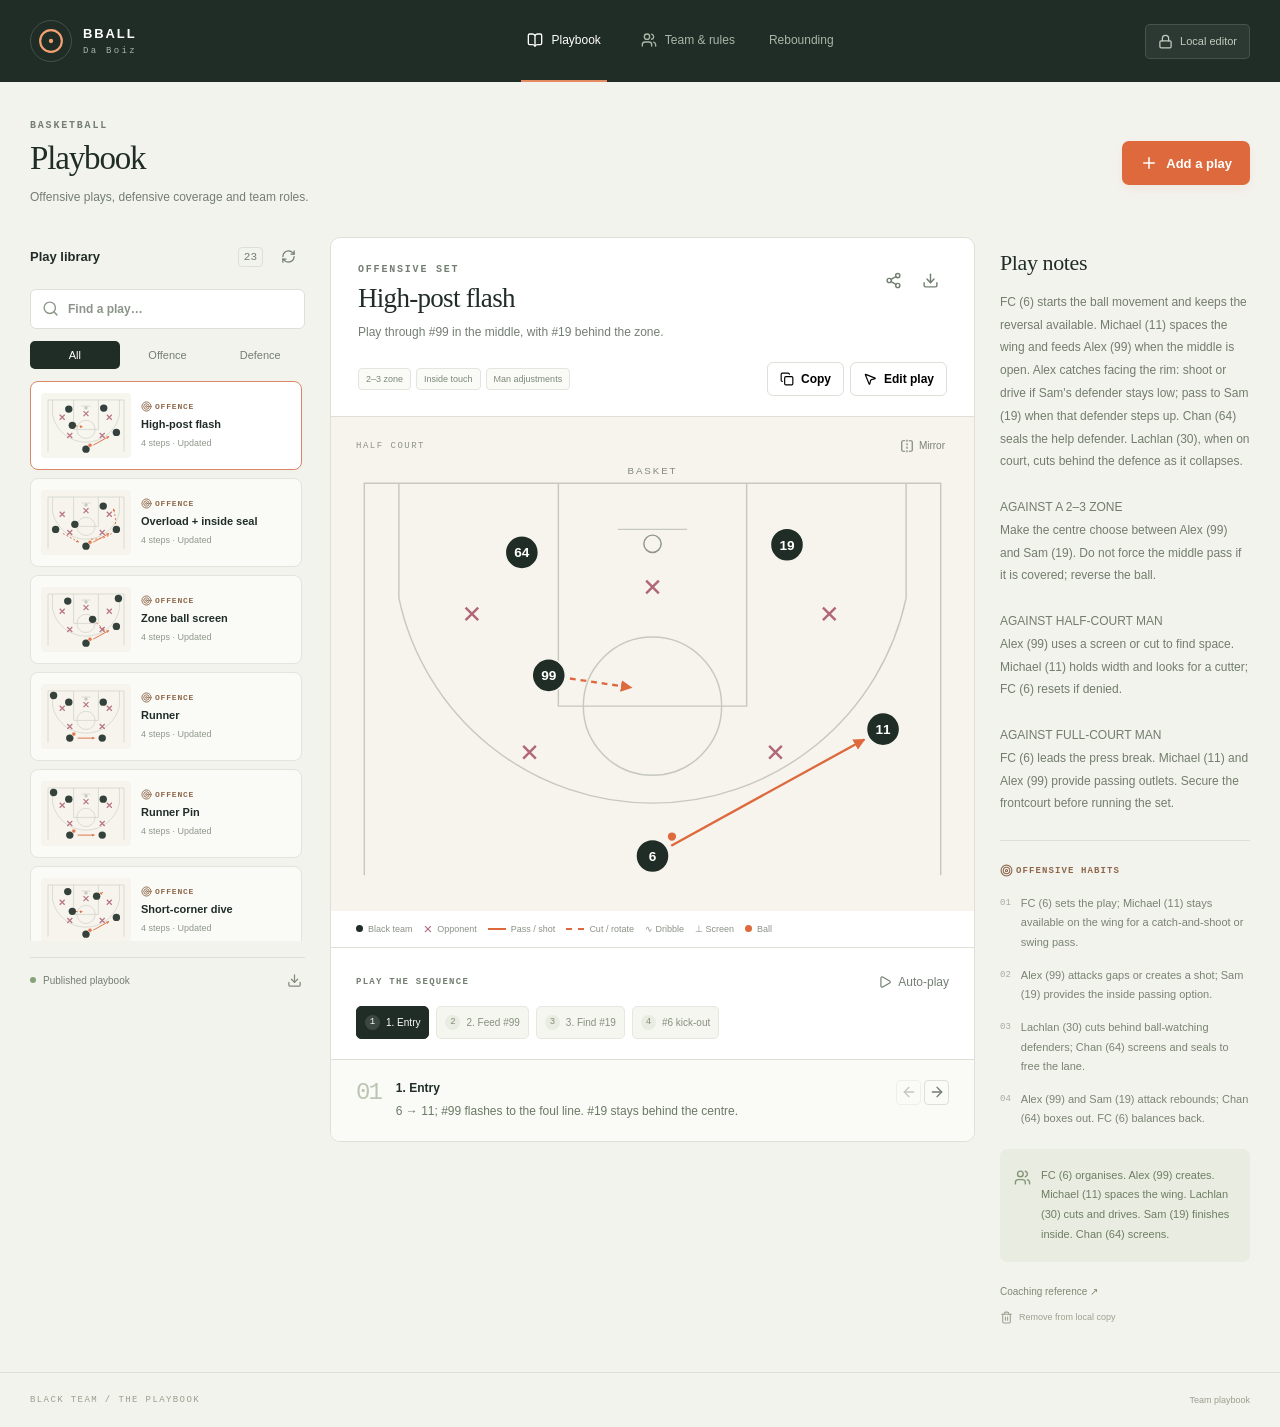
<file: index.html>
<!doctype html>
<html lang="en"><head><meta charset="UTF-8"><meta name="viewport" content="width=device-width, initial-scale=1"><title>Black Team — The Playbook</title><meta name="description" content="Our basketball playbook. Offensive sets, defensive rotations and coaching notes."><link rel="icon" href="./favicon.svg">  <script type="module" crossorigin src="./assets/index-G3QQeKkn.js"></script>
  <link rel="stylesheet" crossorigin href="./assets/index-Daj1paaz.css">
</head><body><div id="root"><p style="padding:32px;font-family:Arial,sans-serif">Loading the team playbook…</p></div></body></html>
</file>
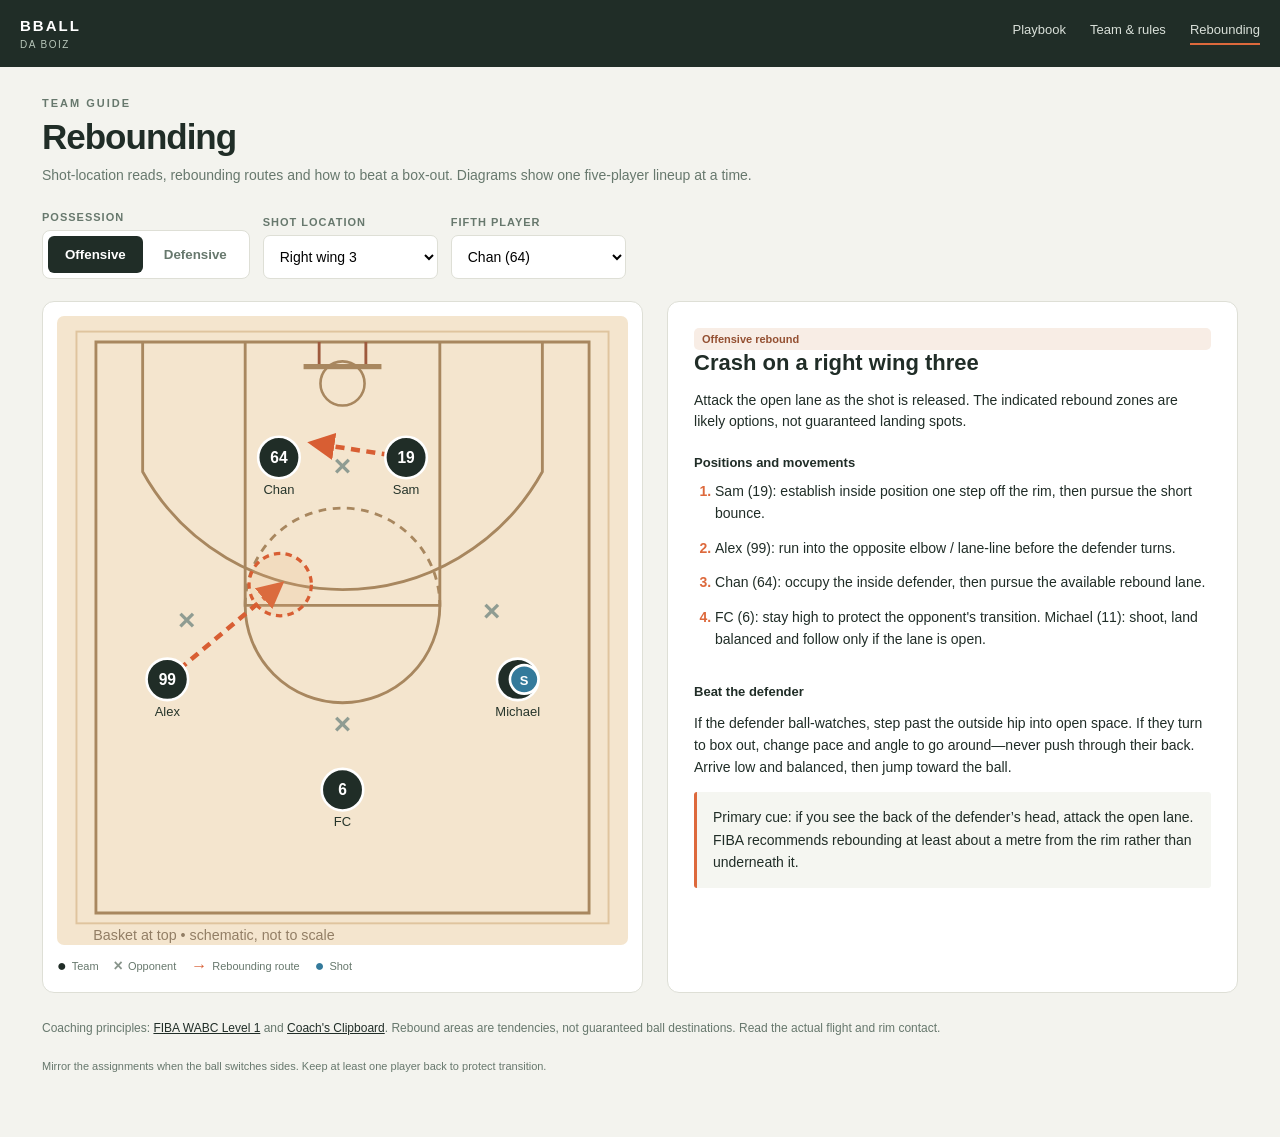
<file: rebounding.html>
<!doctype html>
<html lang="en"><head><meta charset="utf-8"><meta name="viewport" content="width=device-width,initial-scale=1"><title>Rebounding — BBALL</title><link rel="icon" href="./favicon.svg">
<style>
:root{--ink:#202d27;--muted:#67786d;--bg:#f3f3ee;--accent:#dd693c;--line:#dedfd6}*{box-sizing:border-box}body{margin:0;background:var(--bg);font:14px Arial,Helvetica,sans-serif;color:var(--ink)}header{background:var(--ink);color:#fff;display:flex;align-items:center;justify-content:space-between;padding:17px max(20px,calc((100vw - 1260px)/2));gap:16px;flex-wrap:wrap}header strong{font-size:15px;letter-spacing:2px}header small{display:block;color:#b6c5b9;letter-spacing:1.5px;margin-top:5px;font-size:10px}header nav{display:flex;gap:24px}header a{color:#d9e0d9;text-decoration:none;font-size:13px}header a.current{border-bottom:2px solid var(--accent);padding-bottom:6px}main{max-width:1240px;margin:auto;padding:30px 22px 65px}.eyebrow{font-size:11px;font-weight:700;color:var(--muted);letter-spacing:2px;text-transform:uppercase}h1{font-size:35px;letter-spacing:-1px;margin:8px 0;font-weight:700}p{line-height:1.55} .subtitle{color:var(--muted);margin:0 0 24px}.controls{display:flex;gap:13px;flex-wrap:wrap;align-items:end;margin-bottom:22px}.control{display:grid;gap:7px}.control label{font-size:11px;color:var(--muted);font-weight:700;text-transform:uppercase;letter-spacing:1px}.tabs{background:white;padding:5px;border:1px solid var(--line);border-radius:8px;display:flex;gap:4px}.tabs button{padding:11px 17px;border:0;border-radius:6px;background:none;cursor:pointer;font-weight:700;color:var(--muted)}.tabs button.active{background:var(--ink);color:white}select{padding:12px 32px 12px 12px;border:1px solid var(--line);background:white;border-radius:7px;font:inherit;min-width:175px}.layout{display:grid;grid-template-columns:minmax(320px,1fr) minmax(300px,.95fr);gap:24px}.panel{border:1px solid var(--line);background:white;border-radius:12px;overflow:hidden}.court-panel{padding:14px;}.court-panel svg{width:100%;height:auto;display:block;border-radius:7px}.legend{display:flex;gap:15px;flex-wrap:wrap;font-size:11px;color:var(--muted);padding:12px 0 3px}.legend span{display:flex;align-items:center;gap:5px}.legend b{font-size:16px}.notes{padding:26px}.notes h2{font-size:22px;margin:0 0 14px}.notes h3{font-size:13px;margin:22px 0 10px}.notes ol{padding-left:21px;margin:0}.notes li{padding:0 0 12px;line-height:1.6}.notes li::marker{font-weight:700;color:var(--accent)}.tip{background:#f5f6f1;border-left:3px solid var(--accent);border-radius:3px;padding:14px 16px;line-height:1.6;margin-top:14px}.sources{margin-top:25px;color:var(--muted);font-size:12px;line-height:1.7}.sources a{color:var(--ink)}.pill{background:#f8ede5;color:#945032;border-radius:5px;padding:5px 8px;font-weight:700;font-size:11px}footer{color:var(--muted);font-size:11px;margin-top:22px}@media(max-width:760px){.layout{grid-template-columns:1fr}header{padding:16px 22px}h1{font-size:28px}main{padding:22px 14px}.notes{padding:19px}select{width:100%}.control{flex:1 1 170px}}
</style></head><body>
<header><div><strong>BBALL</strong><small>DA BOIZ</small></div><nav><a href="./">Playbook</a><a href="./">Team &amp; rules</a><a class="current" href="./rebounding.html">Rebounding</a></nav></header>
<main><div class="eyebrow">Team guide</div><h1>Rebounding</h1><p class="subtitle">Shot-location reads, rebounding routes and how to beat a box-out. Diagrams show one five-player lineup at a time.</p>
<div class="controls"><div class="control"><label>Possession</label><div class="tabs" id="mode"><button class="active" data-mode="offence">Offensive</button><button data-mode="defence">Defensive</button></div></div><div class="control"><label>Shot location</label><select id="spot"><option value="rw">Right wing 3</option><option value="rc">Right corner 3</option><option value="lw">Left wing 3</option><option value="lc">Left corner 3</option><option value="top">Top-of-key 3</option><option value="paint">Paint / short shot</option></select></div><div class="control"><label>Fifth player</label><select id="lineup"><option value="64">Chan (64)</option><option value="30">Lachlan (30)</option></select></div></div>
<div class="layout"><section class="panel court-panel"><svg xmlns="http://www.w3.org/2000/svg" id="court" viewBox="0 0 440 485" role="img" aria-label="Basketball half-court with shot position and player movement arrows"></svg><div class="legend"><span><b style="color:#202d27">●</b> Team</span><span><b style="color:#88948b">×</b> Opponent</span><span><b style="color:#d85e33">→</b> Rebounding route</span><span><b style="color:#347a9b">●</b> Shot</span></div></section><section class="panel notes" aria-live="polite"><div class="pill" id="read-label">Offensive rebound</div><h2 id="title"></h2><p id="intro"></p><h3>Positions and movements</h3><ol id="steps"></ol><h3>Beat the defender</h3><p id="technique"></p><div class="tip" id="rule"></div></section></div>
<p class="sources">Coaching principles: <a href="https://assets.fiba.basketball/image/upload/documents-corporate-wabc-coaching-level-manuals-level-1-eng.pdf" target="_blank" rel="noopener">FIBA WABC Level 1</a> and <a href="https://www.coachesclipboard.net/offensive-rebounding-and-transtion-defense.html" target="_blank" rel="noopener">Coach's Clipboard</a>. Rebound areas are tendencies, not guaranteed ball destinations. Read the actual flight and rim contact.</p><footer>Mirror the assignments when the ball switches sides. Keep at least one player back to protect transition.</footer></main>
<script>
const N={"6":"FC","11":"Michael","99":"Alex","19":"Sam","64":"Chan","30":"Lachlan"};
const spots={rw:{name:"Right wing three",shot:[360,280],opposite:"left",long:true},rc:{name:"Right corner three",shot:[395,105],opposite:"left",long:true},lw:{name:"Left wing three",shot:[80,280],opposite:"right",long:true},lc:{name:"Left corner three",shot:[45,105],opposite:"right",long:true},top:{name:"Top-of-key three",shot:[220,382],opposite:"middle",long:true},paint:{name:"Paint finish or floater",shot:[258,135],opposite:"middle",long:false}};
let mode="offence",spot="rw",lineup="64";
const coords={top:[220,365],leftWing:[85,280],rightWing:[355,280],leftCorner:[45,93],rightCorner:[395,93],leftBlock:[171,109],rightBlock:[269,109],leftElbow:[172,207],rightElbow:[268,207],rimLeft:[197,98],rimRight:[243,98],middle:[220,170],ft:[220,240],highLeft:[158,262],highRight:[282,262],sideLeft:[149,160],sideRight:[291,160]};
const v=k=>coords[k];
function scenario(){const a=spots[spot],right=spot==="rw"||spot==="rc",left=spot==="lw"||spot==="lc";const side=right?"left":left?"right":"left";const oppElbow=side==="left"?"leftElbow":"rightElbow",oppBlock=side==="left"?"leftBlock":"rightBlock";let start={"6":"top","11":right?"rightWing":left?"leftWing":"leftWing","99":right?"leftWing":left?"rightWing":"rightWing","19":right?"rightBlock":left?"leftBlock":"leftBlock",[lineup]:right?"leftBlock":left?"rightBlock":"rightBlock"};if(spot==="rc")start["11"]="rightCorner";if(spot==="lc")start["11"]="leftCorner";if(spot==="top")start["11"]="top",start["6"]="leftWing",start["99"]="rightWing";if(spot==="paint")start["99"]="rightElbow",start["11"]="rightWing";
let shooter=(spot==="top"?"11":spot==="paint"?"99":"11");
let target={"19":right?"rimLeft":left?"rimRight":"rimLeft","99":oppElbow,"6":"top","11":"ft",[lineup]:oppBlock};
if(spot==="top"){target["99"]="highRight";target[lineup]="sideLeft";target["19"]="middle";target["6"]="leftWing";}
if(spot==="paint"){target["19"]="rimLeft";target[lineup]="rimRight";target["11"]="rightWing";target["6"]="top";}
if(shooter==="11")target["11"]=start["11"];if(shooter==="99")target["99"]=start["99"];
const alt=lineup==="30"?"Lachlan (30)":"Chan (64)";
const notes=mode==="offence"?[
"Sam (19): establish inside position one step off the rim, then pursue the short bounce.",
"Alex (99): "+(shooter==="99"?"as shooter, recover for a quick follow-up if balanced.":"run into the "+(a.long?(spot==="top"?"free-throw line / slot":"opposite elbow / lane-line"):"open short lane")+" before the defender turns."),
alt+": "+(lineup==="30"?"time a baseline cut behind the help defender and enter the opposite lane.":"occupy the inside defender, then pursue the available rebound lane."),
"FC (6): stay high to protect the opponent's transition. Michael (11): "+(shooter==="11"?"shoot, land balanced and follow only if the lane is open.":"space the wing for a pass-out and read the long rebound.")
]:[
"FC (6): locate the nearest perimeter crasher. Stop a direct run down the middle.",
"Michael (11): pick up the wing or corner rebounder; get between them and the likely long rebound.",
"Sam (19): find the interior opponent, make legal contact and secure space near the rim—not directly under it.",
"Alex (99): seal the opponent on your side and pursue the "+(a.long?"opposite-side or long":"short paint")+" rebound.",
alt+": "+(lineup==="30"?"check the baseline cutter, then box out before chasing the ball.":"box out the nearest inside body and protect the weak-side lane.")
];
return {a,start,target,shooter,notes,title:mode==="offence"?"Crash on a "+a.name.toLowerCase():"Secure the miss: "+a.name.toLowerCase(),intro:mode==="offence"?"Attack the open lane as the shot is released. The indicated rebound zones are likely options, not guaranteed landing spots.":"Find a player before looking for the ball. Keep the attacker behind you, then release and secure the rebound.",technique:mode==="offence"?"If the defender ball-watches, step past the outside hip into open space. If they turn to box out, change pace and angle to go around—never push through their back. Arrive low and balanced, then jump toward the ball.":"Make legal contact early, pivot to put your body between the attacker and the expected rebound, maintain balance without holding, then turn and catch with two hands.",rule:mode==="offence"?"Primary cue: if you see the back of the defender’s head, attack the open lane. FIBA recommends rebounding at least about a metre from the rim rather than underneath it.":"Call the shot, find your opponent, box out, then get the rebound. No rebound means the defensive stop is not complete."};
}
function E(tag,attrs={},text){let node=document.createElementNS("http://www.w3.org/2000/svg",tag);for(const [k,val] of Object.entries(attrs))node.setAttribute(k,val);if(text!==undefined)node.textContent=text;return node}
function draw(){let sc=scenario(),svg=document.getElementById("court");svg.replaceChildren();
const add=n=>svg.appendChild(n);
add(E("rect",{x:0,y:0,width:440,height:485,fill:"#f4e5ce"}));add(E("rect",{x:15,y:12,width:410,height:456,fill:"none",stroke:"#dfc49e","stroke-width":1.5}));
const lines=[["M30 20 H410 V460 H30 Z"],["M145 20 V223 H295 V20"],["M145 223 A75 75 0 0 0 295 223"],["M145 223 A75 75 0 0 1 295 223"],["M202 20 V39 H238 V20"],["M220 52 m-17 0 a17 17 0 1 0 34 0 a17 17 0 1 0 -34 0"],["M66 20 V120 A176 176 0 0 0 374 120 V20"]];
lines.forEach(([d],i)=>add(E("path",{d,stroke:i===4?"#9e5a3d":"#a8875f","stroke-width":i===5?2:2.2,fill:"none","stroke-dasharray":i===3?"6 5":""})));
add(E("rect",{x:190,y:37,width:60,height:4,fill:"#a8875f"}));
add(E("text",{x:28,y:481,fill:"#927e65","font-size":11},"Basket at top • schematic, not to scale"));
const defs=E("defs");const marker=E("marker",{id:"arrow",viewBox:"0 0 10 10",refX:8,refY:5,markerWidth:6,markerHeight:6,orient:"auto-start-reverse"});marker.appendChild(E("path",{d:"M0 0 L10 5 L0 10 Z",fill:"#d85e33"}));defs.appendChild(marker);add(defs);
const op=["6","11","99","19",lineup];const defenders={6:[220,322],11:[sc.a.shot[0]>220?335:105,235],99:[sc.a.shot[0]>220?100:338,242],19:[220,123],[lineup]:[sc.a.shot[0]>220?150:290,120]};
for(const id of op){let start=v(sc.start[id]),dest=v(sc.target[id]);if(mode==="offence"&&id!==sc.shooter&&Math.hypot(start[0]-dest[0],start[1]-dest[1])>30){add(E("line",{x1:start[0],y1:start[1],x2:dest[0],y2:dest[1],stroke:"#d85e33","stroke-width":3.5,"stroke-dasharray":"7 5","marker-end":"url(#arrow)"}))}if(mode==="defence"){let d=defenders[id],pos=start;add(E("line",{x1:d[0],y1:d[1],x2:pos[0],y2:pos[1],stroke:"#d85e33","stroke-width":3, "stroke-dasharray":"6 6","marker-end":"url(#arrow)"}))}}
if(mode==="offence"){for(const id of op){const [x,y]=v(sc.start[id]);add(E("circle",{cx:x,cy:y,r:16,fill:"#202d27",stroke:"white","stroke-width":2}));add(E("text",{x,y:y+4,fill:"white","font-size":12,"font-weight":700,"text-anchor":"middle"},id));add(E("text",{x,y:y+28,fill:"#26352b","font-size":10,"text-anchor":"middle"},N[id]))}}
else{for(const id of op){const [x,y]=v(sc.start[id]);add(E("circle",{cx:x,cy:y,r:16,fill:"#202d27",stroke:"white","stroke-width":2}));add(E("text",{x,y:y+4,fill:"white","font-size":12,"font-weight":700,"text-anchor":"middle"},id));add(E("text",{x,y:y+29,fill:"#26352b","font-size":10,"text-anchor":"middle"},N[id]))}}
for(const id of op){let d=defenders[id];if((d[0]-v(sc.start[id])[0])**2+(d[1]-v(sc.start[id])[1])**2<625)continue;add(E("text",{x:d[0],y:d[1],fill:"#8f9c92","font-size":23,"font-weight":"bold","text-anchor":"middle"},"×"))}
let [sx,sy]=sc.a.shot;add(E("circle",{cx:sx,cy:sy,r:11,fill:"#347a9b",stroke:"#fff","stroke-width":2}));add(E("text",{x:sx,y:sy+4,fill:"#fff","font-size":10,"font-weight":700,"text-anchor":"middle"},"S"));
const [tx,ty]=mode==="offence"?v(spot==="top"?"ft":spot==="paint"?"middle":sc.a.opposite==="left"?"leftElbow":"rightElbow"):v("middle");add(E("circle",{cx:tx,cy:ty,r:24,stroke:"#d85e33","stroke-width":2.5,"stroke-dasharray":"5 4",fill:"#e6ad772b"}));
document.getElementById("title").textContent=sc.title;document.getElementById("intro").textContent=sc.intro;document.getElementById("read-label").textContent=mode==="offence"?"Offensive rebound":"Defensive rebound";
document.getElementById("steps").replaceChildren(...sc.notes.map(t=>{let li=document.createElement("li");li.textContent=t;return li}));document.getElementById("technique").textContent=sc.technique;document.getElementById("rule").textContent=sc.rule;
}
document.querySelectorAll("#mode button").forEach(b=>b.addEventListener("click",()=>{mode=b.dataset.mode;document.querySelectorAll("#mode button").forEach(x=>x.classList.toggle("active",x===b));draw()}));document.getElementById("spot").addEventListener("change",e=>{spot=e.target.value;draw()});document.getElementById("lineup").addEventListener("change",e=>{lineup=e.target.value;draw()});draw();
</script></body></html>
</file>
<file: assets/index-Daj1paaz.css>
:root{--ink:#202d27;--muted:#737e72;--paper:#f3f3ee;--white:#fff;--line:#dedfd6;--accent:#dd693c;--soft:#f8ede5;--pink:#b16679;--font-sans:Arial,Helvetica,sans-serif;--font-mono:"Courier New",monospace;--lightningcss-light:initial;--lightningcss-dark: ;color-scheme:light}*{box-sizing:border-box}body{background:var(--paper);color:var(--ink);-webkit-font-smoothing:antialiased;margin:0;font-family:Arial,Helvetica,sans-serif;font-size:14px}button,input,textarea,select{font:inherit}button,a,input,textarea,select{-webkit-tap-highlight-color:transparent}button{cursor:pointer;transition:background .15s,color .15s,border-color .15s}button:disabled{opacity:.4;cursor:not-allowed}button:focus-visible,a:focus-visible{outline:2px solid var(--accent);outline-offset:3px}input:focus,textarea:focus,select:focus{outline-offset:1px;border-color:var(--accent);outline:2px solid #dd693c55}button{border:0}a{color:inherit}h1,h2,h3,p{margin:0}svg{flex-shrink:0}label{gap:8px;font-size:12px;font-weight:600;display:grid}input,textarea,select{background:var(--white);border:1px solid var(--line);width:100%;color:var(--ink);border-radius:7px;padding:11px 12px}textarea{resize:vertical;line-height:1.55}input::placeholder,textarea::placeholder{color:#8c958a}button.primary,.primary{background:var(--ink);color:#fff;white-space:nowrap;border-radius:7px;justify-content:center;align-items:center;gap:8px;padding:13px 18px;font-size:13px;font-weight:600;display:inline-flex}.primary:hover{background:#34463a}.secondary{border:1px solid var(--line);white-space:nowrap;background:#fff;border-radius:6px;justify-content:center;align-items:center;gap:7px;padding:10px 13px;font-size:12px;font-weight:600;display:inline-flex}.secondary:hover{background:#f4f5ef}.small{padding:9px 12px!important}.text-button{color:var(--muted);background:0 0;align-items:center;gap:6px;padding:7px 0;font-size:12px;display:inline-flex}.text-button:hover{color:var(--ink)}.icon-button{width:34px;height:34px;color:var(--muted);background:0 0;border-radius:6px;justify-content:center;align-items:center;display:inline-flex}.icon-button:hover{color:var(--ink);background:#eef0e8}.icon-button.danger:hover{color:#b9463f;background:#fbefec}.eyebrow,.section-label{font-family:var(--font-mono);letter-spacing:1.8px;color:var(--muted);font-size:10px;font-weight:700}.topbar{background:var(--ink);color:#fff;justify-content:space-between;align-items:center;gap:24px;height:82px;padding:0 max(30px,50vw - 700px);display:flex}.brand{align-items:center;gap:11px;min-width:180px;text-decoration:none;display:flex}.brand-mark{color:#f3a073;border:1px solid #ffffff28;border-radius:50%;justify-content:center;align-items:center;width:42px;height:42px;display:flex}.brand strong{letter-spacing:1.9px;font-size:13px;display:block}.brand small{font-family:var(--font-mono);letter-spacing:2.3px;color:#a7b4a5;margin-top:5px;font-size:9px;display:block}.topbar nav{align-items:center;gap:28px;height:100%;display:flex}.topbar nav button{color:#aab6a7;background:0 0;border-bottom:2px solid #0000;align-items:center;gap:8px;height:100%;font-size:12px;display:flex}.topbar nav button.active{color:#fff;border-color:#e48b63}.edit-access{color:#c2ccbe;background:#ffffff0e;border:1px solid #fff2;border-radius:5px;align-items:center;gap:7px;padding:9px 12px;font-size:11px;display:flex}.edit-access.unlocked{color:#eabb9f;background:#ffffff14}.intro{justify-content:space-between;align-items:center;gap:25px;max-width:1460px;margin:auto;padding:38px 30px 30px;display:flex}.intro h1{letter-spacing:-1.15px;margin:9px 0 10px;font-family:Georgia,Times New Roman,serif;font-size:33px;font-weight:400;line-height:1.14}.intro p{color:var(--muted);font-size:12px;line-height:1.6}.intro .primary{background:var(--accent);box-shadow:0 4px 12px #dd693c16}.intro .primary:hover{background:#c85a30}.workspace{grid-template-columns:275px minmax(0,1fr);align-items:start;gap:25px;max-width:1460px;margin:auto;padding:0 30px 35px;display:grid}.library{background:#f3f3ee;min-width:0;position:sticky;top:20px}.library-head{align-items:center;gap:8px;margin:3px 0 15px;display:flex}.library-head h2{flex:1;font-size:13px;font-weight:600}.library-head>span{font-family:var(--font-mono);color:var(--muted);border:1px solid var(--line);text-align:center;border-radius:4px;min-width:25px;padding:3px 5px;font-size:11px}.search{border:1px solid var(--line);background:#fff;border-radius:6px;align-items:center;gap:9px;padding:0 11px;display:flex}.search svg{color:#8d9789}.search input{background:0 0;border:0;min-width:0;padding:12px 0;font-size:12px}.search input:focus{outline:0}.filter-tabs{gap:3px;padding:12px 0;display:flex}.filter-tabs button{color:var(--muted);background:0 0;border-radius:5px;flex:1;padding:8px 4px;font-size:11px}.filter-tabs button.active{background:var(--ink);color:#fff}.play-list{scrollbar-width:thin;scrollbar-color:#cdd2c6 transparent;flex-direction:column;gap:8px;min-height:250px;max-height:calc(100vh - 340px);padding-right:3px;display:flex;overflow:auto}.play-card{text-align:left;width:100%;min-height:89px;color:var(--ink);background:#fafbf6;border:1px solid #e3e4dc;border-radius:8px;align-items:center;gap:10px;padding:10px;display:flex}.play-card:hover{background:#fff;border-color:#c2cbbb}.play-card.selected{background:#fff;border-color:#d98766;box-shadow:0 2px 5px #18211705}.thumb{opacity:.9;border-radius:4px;flex-shrink:0;width:90px;overflow:hidden}.play-card-text{flex:1;min-width:0}.category-label{text-transform:uppercase;font-family:var(--font-mono);letter-spacing:.8px;color:#8e674b;align-items:center;gap:3px;font-size:8px;font-weight:700;display:flex}.category-label.defence{color:#647e69}.play-card strong{margin:5px 0;font-size:11px;line-height:1.4;display:block}.play-card small{color:#90988c;font-size:9px;line-height:1.4;display:block}.library-footer{border-top:1px solid var(--line);color:var(--muted);align-items:center;gap:7px;margin-top:16px;padding:12px 0;font-size:10px;display:flex}.status-dot{background:#85a278;border-radius:50%;width:6px;height:6px}.status-dot.offline{background:#dd693c}.library-footer button{color:#818a7b;background:0 0;margin-left:auto;padding:3px;display:flex}.empty-list{color:var(--muted);padding:25px 5px;font-size:12px}.empty-list button{color:var(--ink);background:0 0;margin-top:10px;text-decoration:underline;display:block}.play-area{grid-template-columns:minmax(0,1fr) 250px;align-items:start;gap:25px;min-width:0;display:grid}.play-panel{border:1px solid var(--line);background:#fff;border-radius:10px;min-width:0;overflow:hidden}.play-heading{justify-content:space-between;gap:12px;padding:26px 27px 19px;display:flex}.play-heading>div:first-child{flex:1;min-width:0}.play-heading h2{letter-spacing:-.7px;overflow-wrap:anywhere;margin-top:9px;font-family:Georgia,Times New Roman,serif;font-size:27px;font-weight:400;line-height:1.1}.play-heading p{color:var(--muted);max-width:560px;margin-top:10px;font-size:12px;line-height:1.6}.play-actions{align-items:flex-start;gap:3px;display:flex}.play-toolbar{border-bottom:1px solid var(--line);flex-wrap:wrap;align-items:center;gap:12px;padding:0 27px 20px;display:flex}.tag-row{flex-wrap:wrap;gap:5px;display:flex}.tag-row>span{color:#7c8876;background:#fafbf7;border:1px solid #e4e5dc;border-radius:4px;padding:5px 7px;font-size:9px}.toolbar-right{gap:6px;margin-left:auto;display:flex}.court-topline{background:#f6f4ed;justify-content:space-between;align-items:center;padding:18px 25px 0;display:flex}.court-topline>span{font-size:9px;font-family:var(--font-mono);letter-spacing:1.5px;color:#8e9685}.court-topline button{color:#7a8472;background:0 0;align-items:center;gap:5px;padding:4px;font-size:10px;display:flex}.court-topline button[aria-pressed=true]{color:var(--accent)}.court-wrap{background:#f6f4ed;width:100%;line-height:0}.court-wrap svg{-webkit-user-select:none;user-select:none;width:100%;height:auto;display:block}.court-wrap:not(.mini){padding:0 9px}.court-wrap.mini{background:0 0;padding:0}.court-hint{color:#7b8277;padding:0 17px 16px;font-size:11px;line-height:1.5}.court-wrap svg g:focus-visible{outline:none}.court-wrap svg g:focus-visible circle:first-child{stroke:#dd693c;stroke-width:2px}.diagram-legend{border-bottom:1px solid var(--line);color:#8a9285;flex-wrap:wrap;align-items:center;gap:11px;padding:13px 25px;font-size:9px;display:flex}.diagram-legend>span{align-items:center;gap:5px;display:inline-flex}.own-dot,.ball-dot{background:var(--ink);border-radius:50%;width:7px;height:7px;display:inline-block}.ball-dot{background:var(--accent)}.opponent-x{color:var(--pink);font-size:15px;font-style:normal;line-height:8px}.line{border-top:2px solid var(--accent);width:18px;display:inline-block}.line.dashed{border-top-style:dashed}.sequence-head{justify-content:space-between;align-items:center;padding:20px 25px 10px;display:flex}.sequence-head .section-label{letter-spacing:1.25px;font-size:9px}.step-list{flex-wrap:wrap;gap:7px;padding:0 25px 20px;display:flex}.step-list>button{color:#86917e;background:#f5f6f0;border:1px solid #e6e7df;border-radius:5px;align-items:center;gap:6px;padding:8px;font-size:10px;display:flex}.step-list>button>span{font-family:var(--font-mono);color:#818d77;background:#e9ece2;border-radius:50%;justify-content:center;align-items:center;width:15px;height:15px;font-size:9px;display:flex}.step-list>button.active{background:var(--ink);border-color:var(--ink);color:#fff}.step-list>button.active>span{color:#fff;background:#ffffff20}.step-list>.add-step{color:var(--accent);background:#fff9f5;border-color:#eddace}.step-note{border-top:1px solid var(--line);background:#fafbf7;align-items:flex-start;gap:15px;padding:20px 25px;display:flex}.step-number{font-family:var(--font-mono);letter-spacing:-2px;color:#bcc5b3;font-size:24px;line-height:1.1}.step-note>div:nth-child(2){flex:1;min-width:0}.step-note strong{margin:1px 0 6px;font-size:12px;font-weight:600;display:block}.step-note p{color:#6b7964;overflow-wrap:anywhere;font-size:12px;line-height:1.7}.step-arrows{gap:3px;display:flex}.step-arrows>button{width:25px;height:25px;color:var(--muted);border:1px solid var(--line);background:0 0;border-radius:4px;justify-content:center;align-items:center;display:flex}.coaching-panel{min-width:0;padding-top:5px}.coach-head .section-label{letter-spacing:1.3px;font-size:9px}.coach-head h2{letter-spacing:-.4px;margin:8px 0 15px;font-family:Georgia,Times New Roman,serif;font-size:22px;font-weight:400}.play-notes{color:#727d6c;white-space:pre-line;overflow-wrap:anywhere;font-size:12px;line-height:1.9}.coach-rule{border-top:1px solid var(--line);margin-top:25px;padding-top:23px}.coach-rule .category-label{letter-spacing:1.1px;font-size:9px}.coach-rule ul{margin:17px 0 0;padding:0;list-style:none}.coach-rule li{color:#7a8473;gap:10px;padding:0 0 14px;font-size:11px;line-height:1.75;display:flex}.coach-rule li>span{font-family:var(--font-mono);color:#a4ac9c;padding-top:2px;font-size:9px}.team-reminder{background:#e9ece1;border-radius:7px;align-items:flex-start;gap:10px;margin:6px 0 20px;padding:17px 14px;display:flex}.team-reminder svg{color:#859676;margin-top:3px}.team-reminder p{color:#6e7e63;font-size:11px;line-height:1.8}.source-link{color:#7d8a71;font-size:10px;text-decoration:none}.source-link:hover{text-decoration:underline}.archive-button{color:#9ca18f;background:0 0;align-items:center;gap:6px;padding:13px 0;font-size:9px;display:flex}.archive-button:hover{color:#b9463f}.app-footer{border-top:1px solid var(--line);color:#99a08e;justify-content:space-between;gap:20px;max-width:1460px;margin:auto;padding:22px 30px;font-size:9px;display:flex}.app-footer>span:first-child{font-family:var(--font-mono);letter-spacing:1.4px}.title-input{margin-top:9px;font-family:Georgia,Times New Roman,serif;padding:7px 9px!important;font-size:25px!important}.summary-input{margin-top:8px;padding:8px 9px;font-size:12px}.category-select{color:var(--muted);align-items:center;gap:7px;font-size:10px;display:flex}.category-select select{width:auto;padding:7px 8px;font-size:11px}.draft-label{color:#a57c55;font-size:9px}.play-toolbar>.text-button{margin-left:auto}.editor-tools{border-bottom:1px solid var(--line);background:#fafbf7;flex-wrap:wrap;gap:5px;padding:13px 23px;display:flex}.editor-tools button{color:#819076;background:0 0;border-radius:4px;align-items:center;gap:4px;padding:7px 8px;font-size:10px;display:flex}.editor-tools button.active{color:var(--ink);background:#e3e9dc}.editor-tools button:last-child{margin-left:auto}.step-editor{border-top:1px solid var(--line);background:#fafbf7;padding:20px 25px}.step-edit-head{align-items:flex-end;gap:6px;margin-bottom:15px;display:flex}.step-edit-head>label{flex:1;min-width:0}.step-edit-head input{padding:9px;font-size:12px}.step-editor label,.coaching-panel>label{color:var(--muted);font-size:11px}.step-editor textarea{font-size:12px}.marker-editor{border-bottom:1px solid var(--line);flex-wrap:wrap;align-items:center;gap:9px;padding:14px 0;font-size:11px;display:flex}.marker-editor>span{font-weight:600}.marker-editor label{align-items:center;gap:5px;margin-left:auto;display:flex}.marker-editor input{width:46px;padding:7px;font-size:12px}.nudge{gap:3px;display:flex}.nudge button{border:1px solid var(--line);width:29px;height:29px;color:var(--muted);background:#fff;border-radius:4px}.editor-secondary{justify-content:space-between;gap:10px;padding-top:10px;display:flex}.editor-secondary button{font-size:10px}.empty-play{border:1px dashed var(--line);text-align:center;background:#fff;border-radius:8px;flex-direction:column;align-items:center;gap:16px;padding:100px 30px;display:flex}.empty-play h2{font-family:Georgia,serif;font-size:25px;font-weight:400}.empty-play p{color:var(--muted);font-size:13px}.mobile-library{display:none}.team-page{max-width:1460px;margin:auto;padding:0 30px 35px}.team-grid{grid-template-columns:repeat(3,minmax(0,1fr));gap:18px;display:grid}.role-card{border:1px solid var(--line);background:#fff;border-radius:9px;gap:20px;padding:25px;display:flex}.role-number{color:#c3ceba;font-family:Georgia,serif;font-size:43px;line-height:1}.role-card h2{margin-bottom:18px;font-family:Georgia,serif;font-size:20px;font-weight:400;line-height:1.3}.role-card h3{font-family:var(--font-mono);text-transform:uppercase;letter-spacing:1px;color:#8e9a82;margin:15px 0 7px;font-size:10px}.role-card p{color:var(--muted);font-size:12px;line-height:1.7}.team-rules{grid-template-columns:repeat(3,minmax(0,1fr));gap:25px;padding-top:40px;display:grid}.team-rules h2{margin:10px 0 15px;font-family:Georgia,serif;font-size:24px;font-weight:400}.team-rules ul{margin:0;padding-left:18px}.team-rules li,.team-rules p{color:var(--muted);margin-bottom:10px;font-size:12px;line-height:1.8}.team-footnote{border-top:1px solid var(--line);color:var(--muted);margin-top:28px;padding-top:20px;font-size:11px}.toast{z-index:100;background:var(--ink);color:#fff;border-radius:8px;align-items:center;gap:12px;max-width:calc(100vw - 30px);padding:15px 17px;font-size:12px;line-height:1.5;display:flex;position:fixed;bottom:25px;left:50%;transform:translate(-50%);box-shadow:0 8px 25px #17201522}.toast>svg{color:#a9c795}.toast>button{color:#b3beab;background:0 0;padding:3px;display:flex}.modal-backdrop{-webkit-backdrop-filter:blur(4px);backdrop-filter:blur(4px);z-index:200;background:#17221899;justify-content:center;align-items:center;padding:22px;display:flex;position:fixed;inset:0}.unlock-modal{background:var(--paper);border-radius:12px;width:100%;max-width:440px;padding:38px;position:relative;box-shadow:0 25px 80px #12211144}.modal-close{position:absolute;top:12px;right:12px}.modal-icon{color:#7b8c6b;background:#e6eadd;border-radius:50%;justify-content:center;align-items:center;width:57px;height:57px;margin-bottom:23px;display:flex}.unlock-modal h2{letter-spacing:-.5px;margin:9px 0 13px;font-family:Georgia,serif;font-size:29px;font-weight:400;line-height:1.2}.unlock-modal>p{color:var(--muted);font-size:12px;line-height:1.8}.unlock-modal form{margin-top:24px}.unlock-modal .primary{justify-content:space-between;width:100%;margin-top:15px}.unlock-modal>small{color:#959d8b;margin-top:20px;font-size:10px;line-height:1.6;display:block}.form-error{color:#b9463f;margin-top:10px;font-size:11px}.spinning{animation:1s linear infinite spin}@keyframes spin{to{transform:rotate(360deg)}}@media (width>=1600px){.play-list{max-height:740px}}@media (width<=1230px){.play-area{grid-template-columns:minmax(0,1fr)}.coaching-panel{grid-template-columns:1fr 1fr;gap:20px;padding:5px 6px;display:grid}.coach-head,.play-notes,.coaching-panel>label{grid-column:1}.coach-head h2{margin-bottom:0}.play-notes{grid-row:2;align-self:start}.coach-rule{border:0;grid-area:1/2/4;margin:0;padding:0}.team-reminder{grid-area:3/1;margin:0}.source-link,.archive-button{grid-column:1}.workspace{grid-template-columns:255px minmax(0,1fr)}.intro h1{font-size:30px}}@media (width<=900px){.topbar{padding:0 24px}.topbar nav{gap:15px}.intro{padding:30px 24px 25px}.workspace{grid-template-columns:225px minmax(0,1fr);gap:18px;padding:0 24px 30px}.thumb{width:68px}.play-card{gap:7px;padding:8px}.play-heading{padding:22px 20px 16px}.play-heading h2{font-size:25px}.play-toolbar{padding:0 20px 18px}.toolbar-right{width:100%;margin:0}.team-page{padding:0 24px 30px}.team-grid{grid-template-columns:repeat(2,minmax(0,1fr))}.team-rules{grid-template-columns:1fr 1fr}.team-rules article:last-child{grid-column:1/-1}.coaching-panel{grid-template-columns:1fr}.coach-head,.play-notes,.coaching-panel>label,.coach-rule,.team-reminder,.source-link,.archive-button{grid-area:auto}.coach-rule{border-top:1px solid var(--line);padding-top:20px}.coaching-panel{gap:13px}}@media (width<=700px){.topbar{flex-wrap:wrap;gap:8px;height:70px;padding:0 17px}.brand{gap:8px;min-width:0}.brand-mark{width:34px;height:34px}.brand strong{font-size:11px}.brand small{letter-spacing:1.6px;font-size:8px}.topbar nav{background:#29382e;order:3;gap:25px;width:100%;height:42px;margin:0 -17px;padding:0 17px}.topbar nav button{font-size:11px}.topbar nav svg{width:14px}.edit-access{padding:9px 8px;font-size:10px}.topbar{margin-bottom:42px}.intro{align-items:flex-start;gap:15px;padding:27px 17px 22px}.intro h1{max-width:270px;font-size:27px;line-height:1.2}.intro p{max-width:275px;font-size:11px}.intro .primary{align-self:flex-start;gap:5px;margin-top:24px;padding:11px 12px;font-size:11px}.intro .primary svg{width:15px}.eyebrow{letter-spacing:1.4px;font-size:9px}.workspace{flex-direction:column;gap:14px;padding:0 15px 25px;display:flex}.mobile-library{justify-content:flex-start;width:100%;padding:12px;font-size:12px;display:flex}.mobile-library>span{color:var(--muted);margin-left:auto;font-size:11px}.library{width:100%;padding:5px;display:none;position:static}.library.open{display:block}.play-list{min-height:0;max-height:370px}.play-card{gap:13px;padding:8px 12px}.play-card strong{font-size:13px}.play-card small{font-size:10px}.thumb{width:95px}.play-area{gap:20px;width:100%}.play-heading{padding:21px 18px 15px}.play-heading h2{font-size:27px}.play-heading p{font-size:12px;line-height:1.65}.play-actions{flex-direction:column;gap:0}.play-actions .icon-button{width:30px;height:30px}.play-toolbar{gap:10px;padding:0 18px 17px}.toolbar-right{width:auto;margin-left:auto}.toolbar-right .small{font-size:11px;padding:9px!important}.tag-row{gap:4px}.tag-row>span{padding:4px 5px;font-size:8px}.court-topline{padding:14px 18px 0}.court-wrap:not(.mini){padding:0 3px}.diagram-legend{gap:10px 12px;padding:12px 18px;font-size:9px}.sequence-head{padding:18px 18px 10px}.step-list{gap:6px;padding:0 18px 18px}.step-list>button{padding:8px;font-size:10px}.step-note{gap:12px;padding:18px}.step-note p{font-size:12px}.step-arrows{flex-direction:column}.step-arrows>button{width:28px;height:28px}.coaching-panel{padding:0 10px}.coach-head h2{font-size:24px}.play-notes{font-size:13px;line-height:1.8}.coach-rule li,.team-reminder p{font-size:12px}.team-page{padding:0 17px 30px}.team-grid{grid-template-columns:1fr;gap:12px}.role-card{gap:22px;padding:23px}.role-card p{font-size:13px}.team-rules{grid-template-columns:1fr;gap:20px;padding-top:30px}.team-rules article:last-child{grid-column:auto}.team-rules p,.team-rules li{font-size:13px}.app-footer{flex-direction:column;gap:9px;padding:20px 18px;font-size:9px}.editor-tools{gap:3px;padding:11px 15px}.editor-tools button{min-height:35px;padding:8px 7px;font-size:10px}.editor-tools svg{width:14px}.editor-tools button:last-child{margin:0}.step-editor{padding:18px}.category-select{font-size:10px}.draft-label{display:none}.play-toolbar>.primary{font-size:11px;padding:10px!important}.title-input{font-size:25px!important}.marker-editor label{margin:0}.marker-editor>span{width:100%}.nudge{margin-left:auto}.nudge button{width:34px;height:34px}.unlock-modal{padding:30px}.unlock-modal h2{font-size:27px}.unlock-modal input,.step-editor input,.step-editor textarea,.title-input,.summary-input,.coaching-panel textarea,.search input{font-size:16px}.toast{width:calc(100vw - 30px);font-size:12px;bottom:17px}.empty-play{width:100%;padding:65px 20px}}@media (prefers-reduced-motion:reduce){*,:before,:after{transition:none!important;animation:none!important}}@media (pointer:coarse){.icon-button{width:44px;height:44px}.step-list>button,.editor-tools>button,.nudge>button,.step-arrows>button{min-width:44px;min-height:44px}.court-topline button,.text-button,.source-link,.archive-button{min-height:44px}.topbar nav button{min-height:42px}.play-actions .icon-button{width:40px;height:40px}}.publish-strip{color:#8c613e;background:#fff1e5;border:1px solid #eed3bd;border-radius:7px;flex-wrap:wrap;align-items:center;gap:14px;max-width:1400px;margin:0 auto 20px;padding:15px 20px;font-size:12px;display:flex}.publish-strip p{flex:1;min-width:220px;line-height:1.6}.publish-strip .text-button{color:#8c613e}.publish-modal ol{color:#687763;margin:16px 0;padding-left:19px;font-size:12px;line-height:1.9}.publish-modal .secondary{width:100%;margin-top:10px}.publish-strip button{min-height:40px}

/* Rebounding page navigation */
.topbar nav .rebounding-nav{color:#aab6a7;text-decoration:none;align-items:center;display:flex;height:100%;font-size:12px;border-bottom:2px solid transparent;white-space:nowrap}.topbar nav .rebounding-nav:hover{color:#fff;border-color:#e48b63}
</file>
